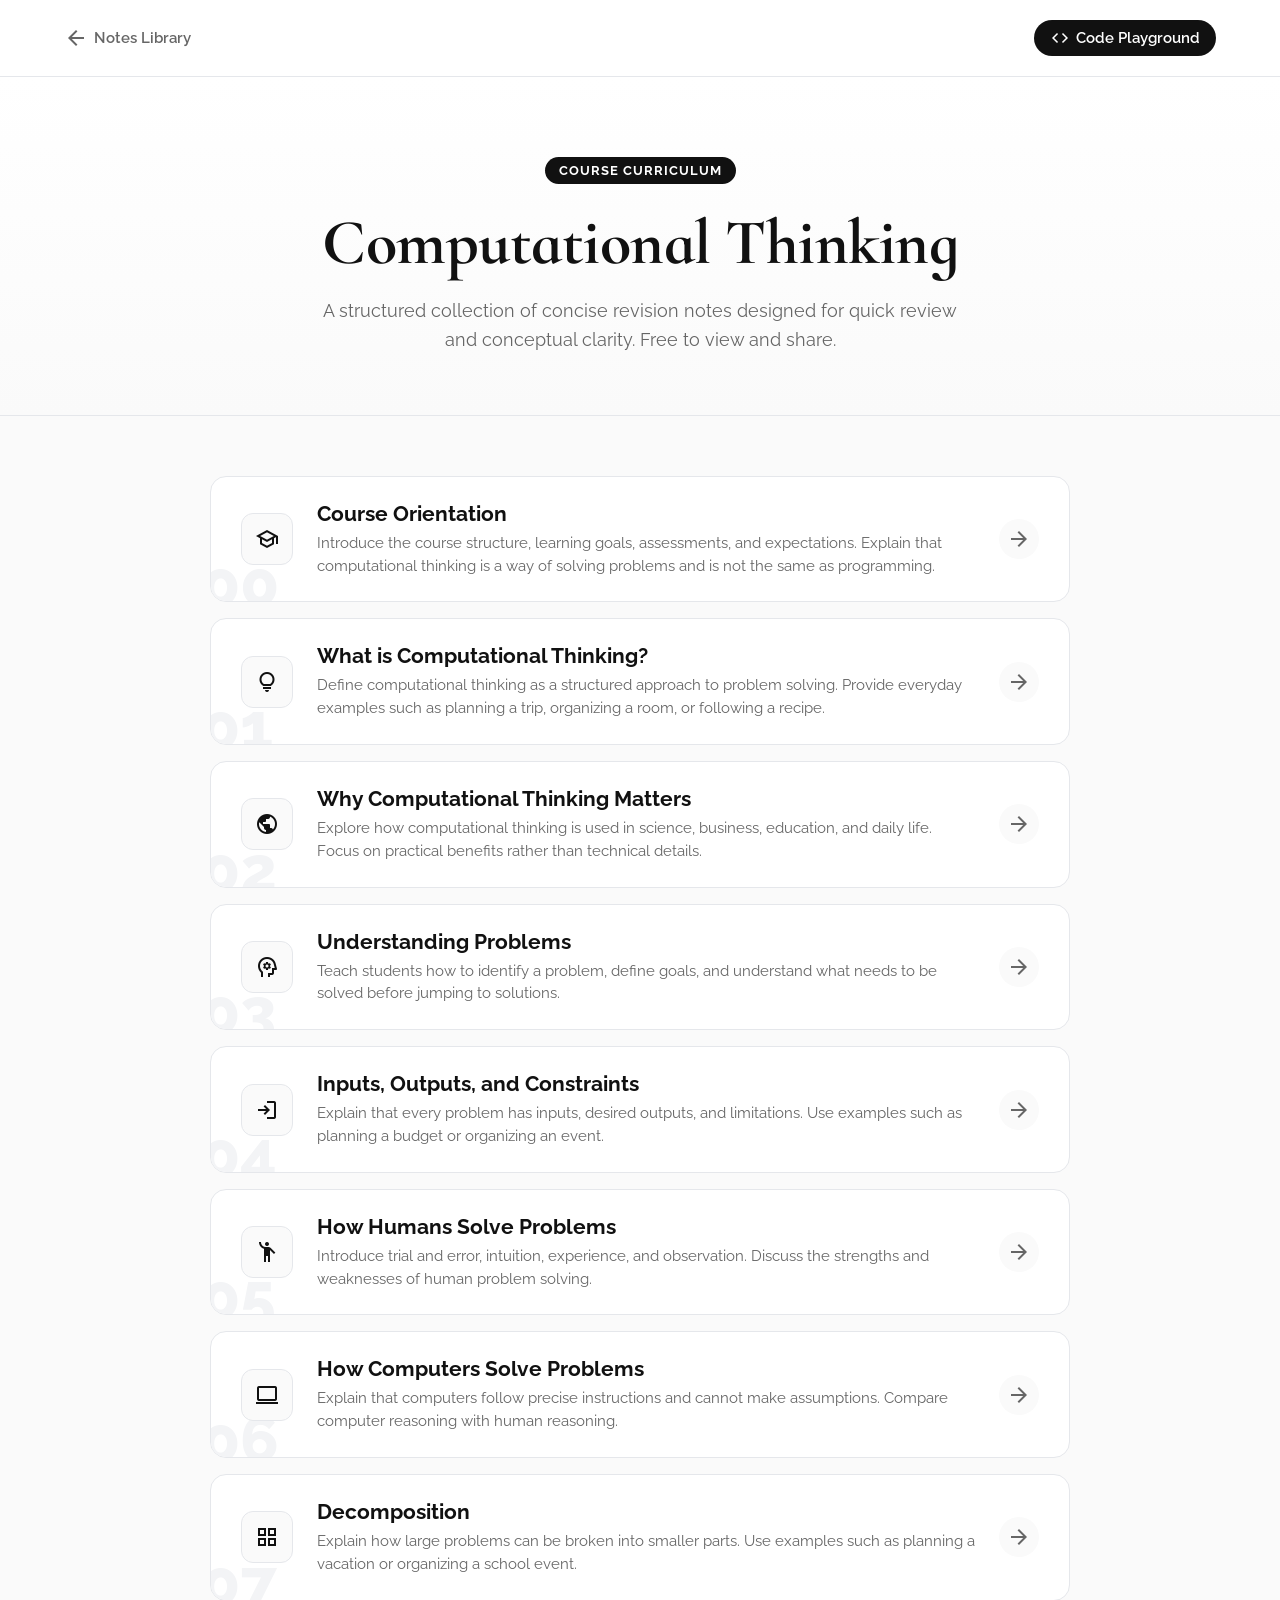
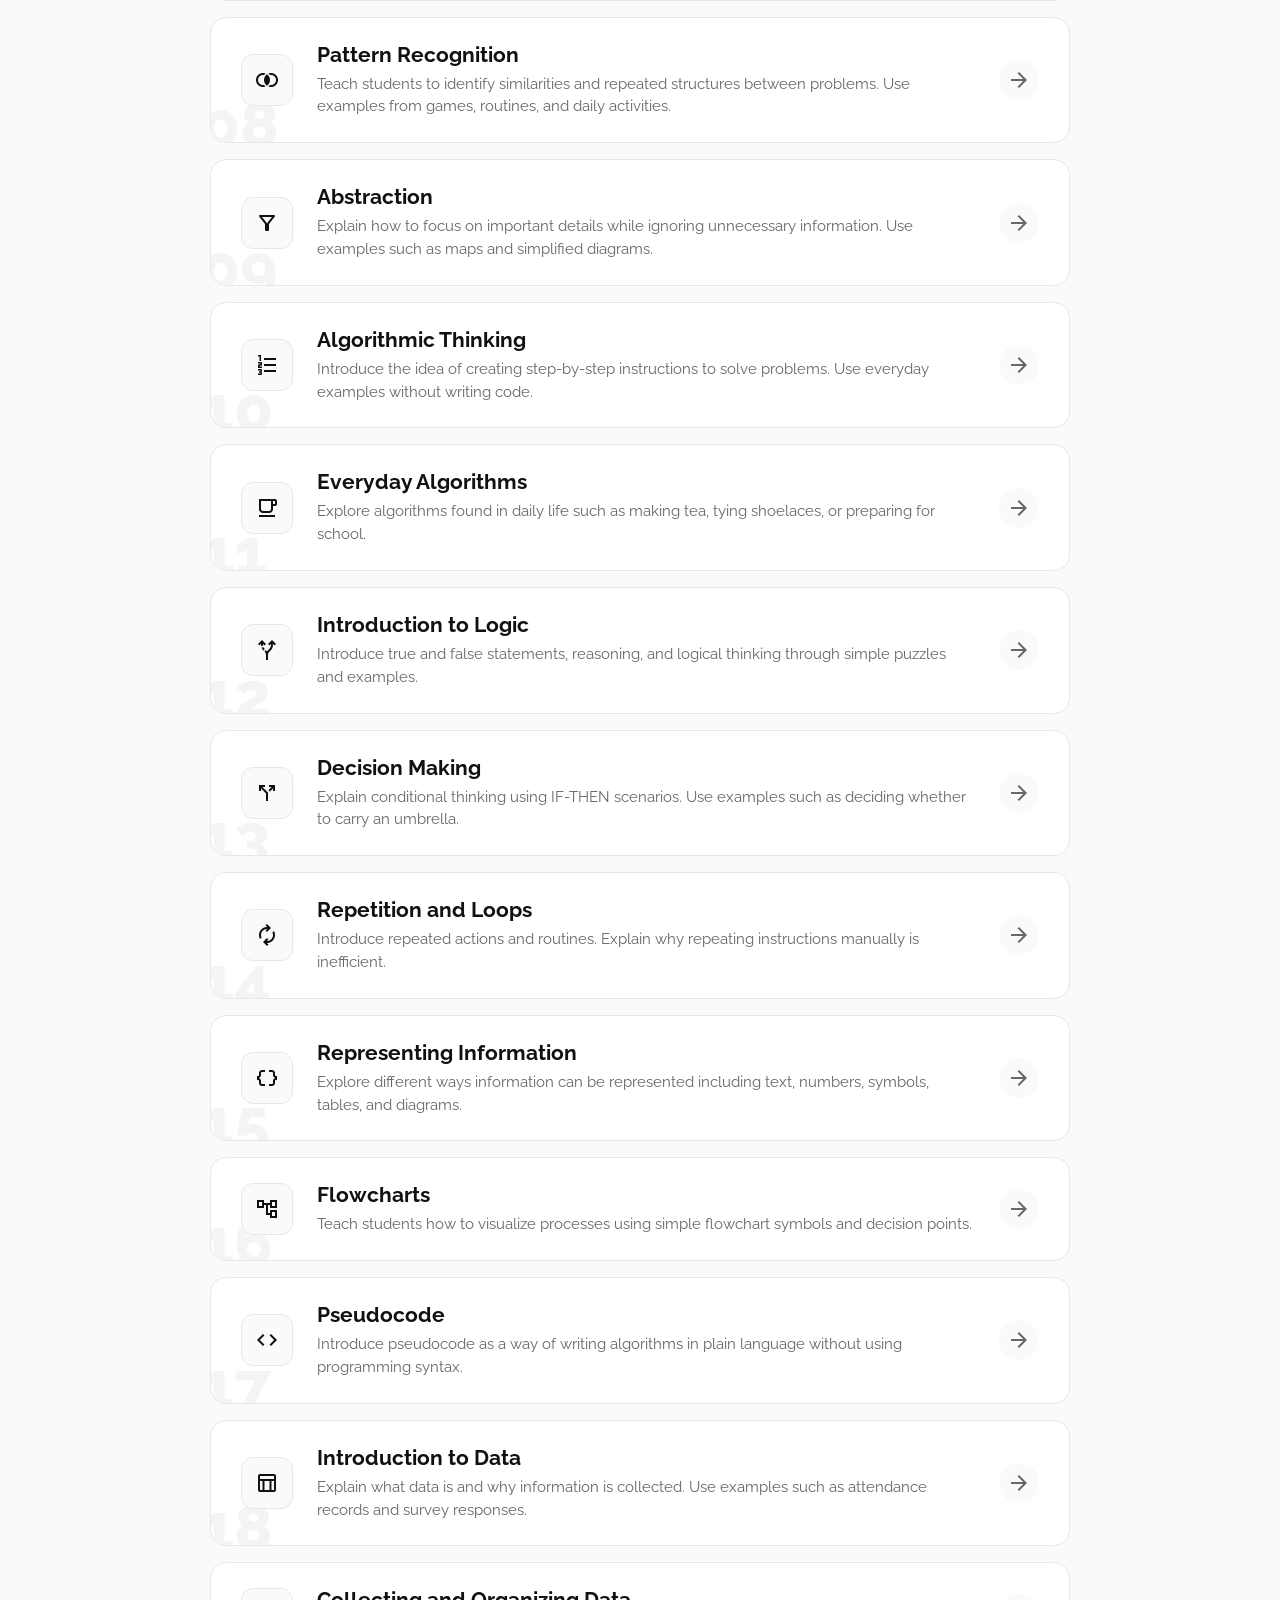
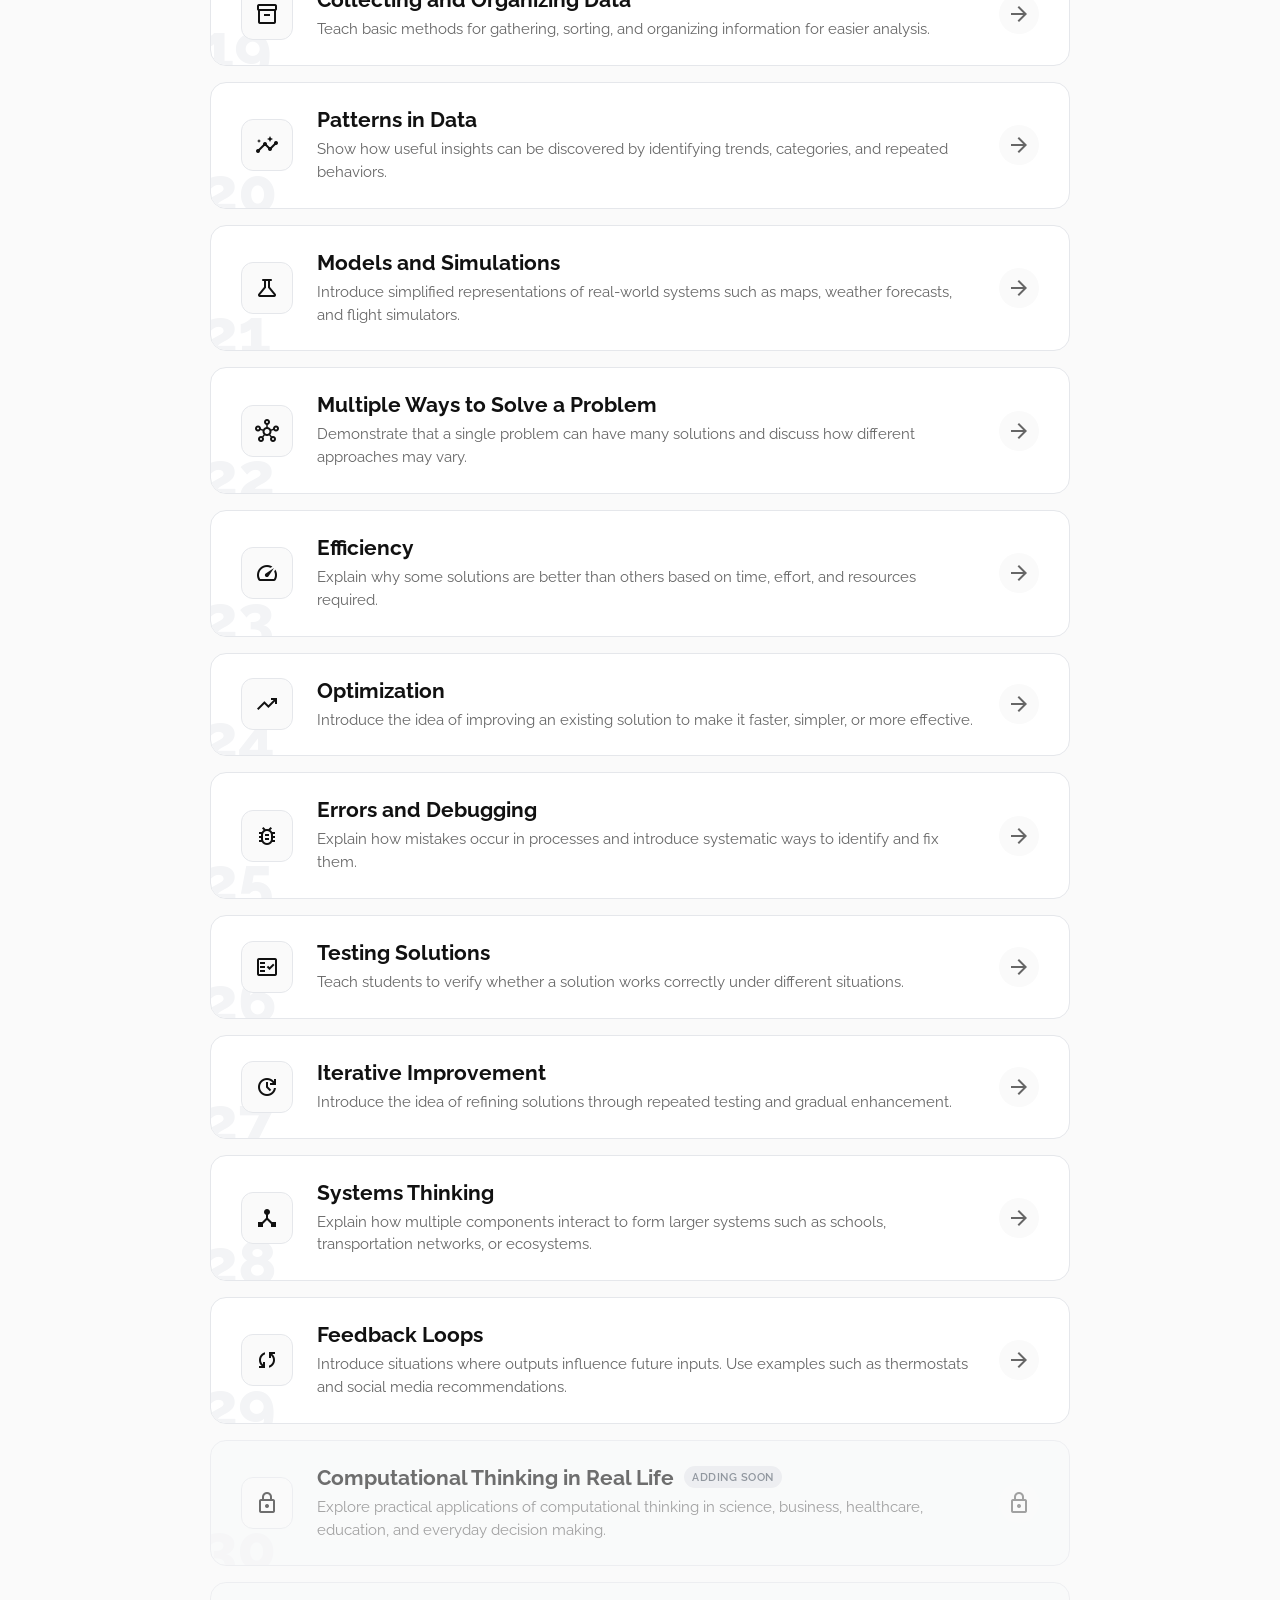
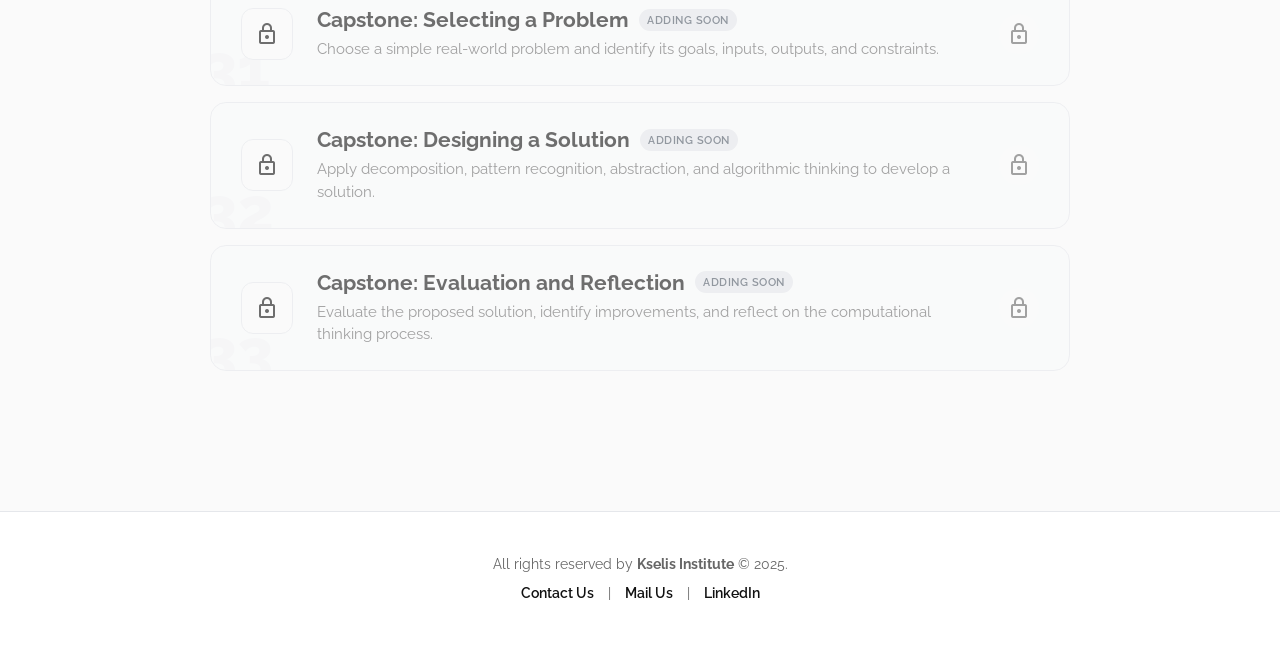
<file: index.html>
<!DOCTYPE html>
<html lang="en">
<head>
    <meta charset="UTF-8">
    <meta name="viewport" content="width=device-width, initial-scale=1.0">
    <meta property="og:title" content="Computational Thinking Notes | Kselis" />
    <meta property="og:description" content="Structured curriculum and concise revision notes for Computational Thinking." />
    <title>Computational Thinking | Kselis Syllabus</title>
    
    <link rel="icon" href="../../kselis_logo/kselis_logo_nobg_light.png" type="image/x-icon">
    
    <link href="https://fonts.googleapis.com/css2?family=Raleway:wght@400;500;600;700;800&family=Cormorant+Infant:wght@600;700&display=swap" rel="stylesheet">
    
    <link rel="stylesheet" href="https://fonts.googleapis.com/css2?family=Material+Symbols+Outlined:opsz,wght,FILL,GRAD@24,400,0,0" />

    <style>
        :root {
            --bg-color: #fafafa;
            --surface: #ffffff;
            --text-main: #111111;
            --text-muted: #666666;
            --border-color: #e5e7eb;
            --accent: #667eea;
            --accent-light: #e0e7ff;
        }

        body {
            font-family: 'Raleway', sans-serif;
            background-color: var(--bg-color);
            color: var(--text-main);
            margin: 0;
            display: flex;
            flex-direction: column;
            min-height: 100vh;
        }

        /* --- NAVIGATION --- */
        nav {
            display: flex;
            justify-content: space-between;
            align-items: center;
            padding: 20px 5%;
            background: var(--surface);
            border-bottom: 1px solid var(--border-color);
            position: sticky;
            top: 0;
            z-index: 100;
        }

        .nav-links {
            display: flex;
            align-items: center;
            gap: 20px;
        }

        .nav-links a {
            text-decoration: none;
            color: var(--text-muted);
            font-weight: 600;
            font-size: 0.95rem;
            display: flex;
            align-items: center;
            gap: 6px;
            transition: color 0.2s;
        }

        .nav-links a:hover { color: var(--text-main); }

        .playground-btn {
            background-color: var(--text-main);
            color: #ffffff !important;
            padding: 8px 16px;
            border-radius: 20px;
            transition: opacity 0.2s ease, transform 0.2s ease;
        }
        
        .playground-btn:hover {
            opacity: 0.85;
            transform: translateY(-1px);
        }

        .playground-btn .material-symbols-outlined {
            font-size: 20px;
        }

        /* --- HERO HEADER --- */
        .syllabus-hero {
            padding: 80px 20px 60px;
            text-align: center;
            background: linear-gradient(to bottom, #ffffff, #fafafa);
            border-bottom: 1px solid var(--border-color);
        }

        .course-badge {
            display: inline-block;
            padding: 6px 14px;
            background: var(--text-main);
            color: #fff;
            border-radius: 20px;
            font-size: 0.8rem;
            font-weight: 700;
            letter-spacing: 1px;
            text-transform: uppercase;
            margin-bottom: 20px;
        }

        .syllabus-hero h1 {
            font-family: 'Cormorant Infant', serif;
            font-size: 4rem;
            margin: 0 0 15px 0;
            color: var(--text-main);
            letter-spacing: -0.5px;
        }

        .syllabus-hero p {
            color: var(--text-muted);
            font-size: 1.15rem;
            max-width: 650px;
            margin: 0 auto;
            line-height: 1.6;
        }

        /* --- SYLLABUS LIST --- */
        .container {
            max-width: 900px;
            margin: 0 auto 80px;
            padding: 60px 20px;
            flex-grow: 1;
            width: 100%;
            box-sizing: border-box;
        }

        .module-list {
            display: flex;
            flex-direction: column;
            gap: 16px;
        }

        .module-row {
            background: var(--surface);
            border: 1px solid var(--border-color);
            border-radius: 16px;
            padding: 24px 30px;
            display: flex;
            align-items: center;
            gap: 24px;
            text-decoration: none;
            color: inherit;
            transition: all 0.3s cubic-bezier(0.16, 1, 0.3, 1);
            position: relative;
            overflow: hidden;
        }

        .module-row:not(.locked):hover {
            transform: translateY(-2px);
            box-shadow: 0 12px 30px rgba(0, 0, 0, 0.06);
            border-color: #d1d5db;
        }
        
        .module-row.locked {
            opacity: 0.6;
            cursor: not-allowed;
            background: #f9fafb;
        }

        .module-number {
            font-size: 4rem;
            font-weight: 800;
            color: #f3f4f6;
            position: absolute;
            left: -10px;
            bottom: -20px;
            z-index: 0;
            pointer-events: none;
            font-family: 'Raleway', sans-serif;
            transition: color 0.3s;
        }

        .module-row:not(.locked):hover .module-number {
            color: #ebf0fe;
        }

        .module-icon {
            background: var(--bg-color);
            border: 1px solid var(--border-color);
            width: 50px;
            height: 50px;
            border-radius: 12px;
            display: flex;
            align-items: center;
            justify-content: center;
            color: var(--text-main);
            z-index: 1;
            flex-shrink: 0;
        }

        .module-content {
            flex-grow: 1;
            z-index: 1;
        }

        .module-content h3 {
            font-size: 1.3rem;
            font-weight: 700;
            margin: 0 0 6px 0;
            display: flex;
            align-items: center;
            gap: 10px;
        }

        .module-content p {
            color: var(--text-muted);
            font-size: 0.95rem;
            margin: 0;
            line-height: 1.5;
        }

        .module-action {
            z-index: 1;
            display: flex;
            align-items: center;
            justify-content: center;
            width: 40px;
            height: 40px;
            border-radius: 50%;
            background: var(--bg-color);
            color: var(--text-muted);
            transition: all 0.2s;
            flex-shrink: 0;
        }

        .module-row:not(.locked):hover .module-action {
            background: var(--accent);
            color: #fff;
        }
        
        .status-badge {
            font-size: 0.7rem;
            background-color: #e5e7eb;
            color: #4b5563;
            padding: 4px 8px;
            border-radius: 12px;
            font-weight: 600;
            text-transform: uppercase;
            letter-spacing: 0.5px;
        }

        /* --- FOOTER --- */
        footer {
            text-align: center;
            padding: 30px 20px;
            background: var(--surface);
            border-top: 1px solid var(--border-color);
            color: var(--text-muted);
            font-size: 0.85rem;
        }

        footer a {
            color: var(--text-main);
            text-decoration: none;
            font-weight: 600;
            margin: 0 10px;
        }

        footer a:hover { text-decoration: underline; }

        @media (max-width: 768px) {
            .syllabus-hero { padding: 50px 20px 40px; }
            .syllabus-hero h1 { font-size: 2.8rem; }
            .module-row { padding: 20px; flex-direction: column; align-items: flex-start; gap: 16px; }
            .module-action { display: none; }
            .module-icon { width: 40px; height: 40px; }
        }
    </style>
</head>
<body>

    <nav>
        <div class="nav-links">
            <a href="../index.html"><span class="material-symbols-outlined">arrow_back</span> Notes Library</a>
        </div>
        <div class="nav-links">
            <a href="https://kselis.github.io/computational_thinking/playground" class="playground-btn" target="_blank">
                <span class="material-symbols-outlined">code</span> Code Playground
            </a>
        </div>
    </nav>

    <header class="syllabus-hero">
        <span class="course-badge">Course Curriculum</span>
        <h1>Computational Thinking</h1>
        <p>A structured collection of concise revision notes designed for quick review and conceptual clarity. Free to view and share.</p>
    </header>

    <div class="container">
        <div class="module-list">
            
            <a href="00_course_orientation.html" class="module-row">
                <div class="module-number">00</div>
                <div class="module-icon"><span class="material-symbols-outlined">school</span></div>
                <div class="module-content">
                    <h3>Course Orientation</h3>
                    <p>Introduce the course structure, learning goals, assessments, and expectations. Explain that computational thinking is a way of solving problems and is not the same as programming.</p>
                </div>
                <div class="module-action"><span class="material-symbols-outlined">arrow_forward</span></div>
            </a>

            <a href="01_what_is_computational_thinking.html" class="module-row">
                <div class="module-number">01</div>
                <div class="module-icon"><span class="material-symbols-outlined">lightbulb</span></div>
                <div class="module-content">
                    <h3>What is Computational Thinking?</h3>
                    <p>Define computational thinking as a structured approach to problem solving. Provide everyday examples such as planning a trip, organizing a room, or following a recipe.</p>
                </div>
                <div class="module-action"><span class="material-symbols-outlined">arrow_forward</span></div>
            </a>

            <a href="02_why_computational_thinking_matters.html" class="module-row">
                <div class="module-number">02</div>
                <div class="module-icon"><span class="material-symbols-outlined">public</span></div>
                <div class="module-content">
                    <h3>Why Computational Thinking Matters</h3>
                    <p>Explore how computational thinking is used in science, business, education, and daily life. Focus on practical benefits rather than technical details.</p>
                </div>
                <div class="module-action"><span class="material-symbols-outlined">arrow_forward</span></div>
            </a>

            <a href="03_understanding_problems.html" class="module-row">
                <div class="module-number">03</div>
                <div class="module-icon"><span class="material-symbols-outlined">psychology</span></div>
                <div class="module-content">
                    <h3>Understanding Problems</h3>
                    <p>Teach students how to identify a problem, define goals, and understand what needs to be solved before jumping to solutions.</p>
                </div>
                <div class="module-action"><span class="material-symbols-outlined">arrow_forward</span></div>
            </a>

            <a href="04_inputs_outputs_constraints.html" class="module-row">
                <div class="module-number">04</div>
                <div class="module-icon"><span class="material-symbols-outlined">login</span></div>
                <div class="module-content">
                    <h3>Inputs, Outputs, and Constraints</h3>
                    <p>Explain that every problem has inputs, desired outputs, and limitations. Use examples such as planning a budget or organizing an event.</p>
                </div>
                <div class="module-action"><span class="material-symbols-outlined">arrow_forward</span></div>
            </a>

            <a href="05_how_humans_solve_problems.html" class="module-row">
                <div class="module-number">05</div>
                <div class="module-icon"><span class="material-symbols-outlined">emoji_people</span></div>
                <div class="module-content">
                    <h3>How Humans Solve Problems</h3>
                    <p>Introduce trial and error, intuition, experience, and observation. Discuss the strengths and weaknesses of human problem solving.</p>
                </div>
                <div class="module-action"><span class="material-symbols-outlined">arrow_forward</span></div>
            </a>

            <a href="06_how_computers_solve_problems.html" class="module-row">
                <div class="module-number">06</div>
                <div class="module-icon"><span class="material-symbols-outlined">computer</span></div>
                <div class="module-content">
                    <h3>How Computers Solve Problems</h3>
                    <p>Explain that computers follow precise instructions and cannot make assumptions. Compare computer reasoning with human reasoning.</p>
                </div>
                <div class="module-action"><span class="material-symbols-outlined">arrow_forward</span></div>
            </a>

            <a href="07_decomposition_basics.html" class="module-row">
                <div class="module-number">07</div>
                <div class="module-icon"><span class="material-symbols-outlined">grid_view</span></div>
                <div class="module-content">
                    <h3>Decomposition</h3>
                    <p>Explain how large problems can be broken into smaller parts. Use examples such as planning a vacation or organizing a school event.</p>
                </div>
                <div class="module-action"><span class="material-symbols-outlined">arrow_forward</span></div>
            </a>

            <a href="08_pattern_recognition.html" class="module-row">
                <div class="module-number">08</div>
                <div class="module-icon"><span class="material-symbols-outlined">join_inner</span></div>
                <div class="module-content">
                    <h3>Pattern Recognition</h3>
                    <p>Teach students to identify similarities and repeated structures between problems. Use examples from games, routines, and daily activities.</p>
                </div>
                <div class="module-action"><span class="material-symbols-outlined">arrow_forward</span></div>
            </a>

            <a href="09_abstraction.html" class="module-row">
                <div class="module-number">09</div>
                <div class="module-icon"><span class="material-symbols-outlined">filter_alt</span></div>
                <div class="module-content">
                    <h3>Abstraction</h3>
                    <p>Explain how to focus on important details while ignoring unnecessary information. Use examples such as maps and simplified diagrams.</p>
                </div>
                <div class="module-action"><span class="material-symbols-outlined">arrow_forward</span></div>
            </a>

            <a href="10_algorithmic_thinking.html" class="module-row">
                <div class="module-number">10</div>
                <div class="module-icon"><span class="material-symbols-outlined">format_list_numbered</span></div>
                <div class="module-content">
                    <h3>Algorithmic Thinking</h3>
                    <p>Introduce the idea of creating step-by-step instructions to solve problems. Use everyday examples without writing code.</p>
                </div>
                <div class="module-action"><span class="material-symbols-outlined">arrow_forward</span></div>
            </a>

            <a href="11_everyday_algorithms.html" class="module-row">
                <div class="module-number">11</div>
                <div class="module-icon"><span class="material-symbols-outlined">local_cafe</span></div>
                <div class="module-content">
                    <h3>Everyday Algorithms</h3>
                    <p>Explore algorithms found in daily life such as making tea, tying shoelaces, or preparing for school.</p>
                </div>
                <div class="module-action"><span class="material-symbols-outlined">arrow_forward</span></div>
            </a>

            <a href="12_introduction_to_logic.html" class="module-row">
                <div class="module-number">12</div>
                <div class="module-icon"><span class="material-symbols-outlined">alt_route</span></div>
                <div class="module-content">
                    <h3>Introduction to Logic</h3>
                    <p>Introduce true and false statements, reasoning, and logical thinking through simple puzzles and examples.</p>
                </div>
                <div class="module-action"><span class="material-symbols-outlined">arrow_forward</span></div>
            </a>

            <a href="13_decision_making.html" class="module-row">
                <div class="module-number">13</div>
                <div class="module-icon"><span class="material-symbols-outlined">call_split</span></div>
                <div class="module-content">
                    <h3>Decision Making</h3>
                    <p>Explain conditional thinking using IF-THEN scenarios. Use examples such as deciding whether to carry an umbrella.</p>
                </div>
                <div class="module-action"><span class="material-symbols-outlined">arrow_forward</span></div>
            </a>

            <a href="14_repetition_and_loops.html" class="module-row">
                <div class="module-number">14</div>
                <div class="module-icon"><span class="material-symbols-outlined">loop</span></div>
                <div class="module-content">
                    <h3>Repetition and Loops</h3>
                    <p>Introduce repeated actions and routines. Explain why repeating instructions manually is inefficient.</p>
                </div>
                <div class="module-action"><span class="material-symbols-outlined">arrow_forward</span></div>
            </a>

            <a href="15_representing_information.html" class="module-row">
                <div class="module-number">15</div>
                <div class="module-icon"><span class="material-symbols-outlined">data_object</span></div>
                <div class="module-content">
                    <h3>Representing Information</h3>
                    <p>Explore different ways information can be represented including text, numbers, symbols, tables, and diagrams.</p>
                </div>
                <div class="module-action"><span class="material-symbols-outlined">arrow_forward</span></div>
            </a>

            <a href="16_flowcharts.html" class="module-row">
                <div class="module-number">16</div>
                <div class="module-icon"><span class="material-symbols-outlined">account_tree</span></div>
                <div class="module-content">
                    <h3>Flowcharts</h3>
                    <p>Teach students how to visualize processes using simple flowchart symbols and decision points.</p>
                </div>
                <div class="module-action"><span class="material-symbols-outlined">arrow_forward</span></div>
            </a>

            <a href="17_pseudocode.html" class="module-row">
                <div class="module-number">17</div>
                <div class="module-icon"><span class="material-symbols-outlined">code</span></div>
                <div class="module-content">
                    <h3>Pseudocode</h3>
                    <p>Introduce pseudocode as a way of writing algorithms in plain language without using programming syntax.</p>
                </div>
                <div class="module-action"><span class="material-symbols-outlined">arrow_forward</span></div>
            </a>

            <a href="18_introduction_to_data.html" class="module-row">
                <div class="module-number">18</div>
                <div class="module-icon"><span class="material-symbols-outlined">table_chart</span></div>
                <div class="module-content">
                    <h3>Introduction to Data</h3>
                    <p>Explain what data is and why information is collected. Use examples such as attendance records and survey responses.</p>
                </div>
                <div class="module-action"><span class="material-symbols-outlined">arrow_forward</span></div>
            </a>

            <a href="19_collecting_and_organizing_data.html" class="module-row">
                <div class="module-number">19</div>
                <div class="module-icon"><span class="material-symbols-outlined">inventory_2</span></div>
                <div class="module-content">
                    <h3>Collecting and Organizing Data</h3>
                    <p>Teach basic methods for gathering, sorting, and organizing information for easier analysis.</p>
                </div>
                <div class="module-action"><span class="material-symbols-outlined">arrow_forward</span></div>
            </a>

            <a href="20_patterns_in_data.html" class="module-row">
                <div class="module-number">20</div>
                <div class="module-icon"><span class="material-symbols-outlined">insights</span></div>
                <div class="module-content">
                    <h3>Patterns in Data</h3>
                    <p>Show how useful insights can be discovered by identifying trends, categories, and repeated behaviors.</p>
                </div>
                <div class="module-action"><span class="material-symbols-outlined">arrow_forward</span></div>
            </a>

            <a href="21_models_and_simulations.html" class="module-row">
                <div class="module-number">21</div>
                <div class="module-icon"><span class="material-symbols-outlined">science</span></div>
                <div class="module-content">
                    <h3>Models and Simulations</h3>
                    <p>Introduce simplified representations of real-world systems such as maps, weather forecasts, and flight simulators.</p>
                </div>
                <div class="module-action"><span class="material-symbols-outlined">arrow_forward</span></div>
            </a>

            <a href="22_multiple_solutions.html" class="module-row">
                <div class="module-number">22</div>
                <div class="module-icon"><span class="material-symbols-outlined">hub</span></div>
                <div class="module-content">
                    <h3>Multiple Ways to Solve a Problem</h3>
                    <p>Demonstrate that a single problem can have many solutions and discuss how different approaches may vary.</p>
                </div>
                <div class="module-action"><span class="material-symbols-outlined">arrow_forward</span></div>
            </a>

            <a href="23_efficiency.html" class="module-row">
                <div class="module-number">23</div>
                <div class="module-icon"><span class="material-symbols-outlined">speed</span></div>
                <div class="module-content">
                    <h3>Efficiency</h3>
                    <p>Explain why some solutions are better than others based on time, effort, and resources required.</p>
                </div>
                <div class="module-action"><span class="material-symbols-outlined">arrow_forward</span></div>
            </a>

            <a href="24_optimization.html" class="module-row">
                <div class="module-number">24</div>
                <div class="module-icon"><span class="material-symbols-outlined">trending_up</span></div>
                <div class="module-content">
                    <h3>Optimization</h3>
                    <p>Introduce the idea of improving an existing solution to make it faster, simpler, or more effective.</p>
                </div>
                <div class="module-action"><span class="material-symbols-outlined">arrow_forward</span></div>
            </a>

            <a href="25_errors_and_debugging.html" class="module-row">
                <div class="module-number">25</div>
                <div class="module-icon"><span class="material-symbols-outlined">bug_report</span></div>
                <div class="module-content">
                    <h3>Errors and Debugging</h3>
                    <p>Explain how mistakes occur in processes and introduce systematic ways to identify and fix them.</p>
                </div>
                <div class="module-action"><span class="material-symbols-outlined">arrow_forward</span></div>
            </a>

            <a href="26_testing_solutions.html" class="module-row">
                <div class="module-number">26</div>
                <div class="module-icon"><span class="material-symbols-outlined">fact_check</span></div>
                <div class="module-content">
                    <h3>Testing Solutions</h3>
                    <p>Teach students to verify whether a solution works correctly under different situations.</p>
                </div>
                <div class="module-action"><span class="material-symbols-outlined">arrow_forward</span></div>
            </a>

            <a href="27_iterative_improvement.html" class="module-row">
                <div class="module-number">27</div>
                <div class="module-icon"><span class="material-symbols-outlined">update</span></div>
                <div class="module-content">
                    <h3>Iterative Improvement</h3>
                    <p>Introduce the idea of refining solutions through repeated testing and gradual enhancement.</p>
                </div>
                <div class="module-action"><span class="material-symbols-outlined">arrow_forward</span></div>
            </a>

            <a href="28_systems_thinking.html" class="module-row">
                <div class="module-number">28</div>
                <div class="module-icon"><span class="material-symbols-outlined">device_hub</span></div>
                <div class="module-content">
                    <h3>Systems Thinking</h3>
                    <p>Explain how multiple components interact to form larger systems such as schools, transportation networks, or ecosystems.</p>
                </div>
                <div class="module-action"><span class="material-symbols-outlined">arrow_forward</span></div>
            </a>

            <a href="29_feedback_loops.html" class="module-row">
                <div class="module-number">29</div>
                <div class="module-icon"><span class="material-symbols-outlined">sync</span></div>
                <div class="module-content">
                    <h3>Feedback Loops</h3>
                    <p>Introduce situations where outputs influence future inputs. Use examples such as thermostats and social media recommendations.</p>
                </div>
                <div class="module-action"><span class="material-symbols-outlined">arrow_forward</span></div>
            </a>

            <div class="module-row locked">
                <div class="module-number">30</div>
                <div class="module-icon"><span class="material-symbols-outlined">lock</span></div>
                <div class="module-content">
                    <h3>Computational Thinking in Real Life <span class="status-badge">Adding Soon</span></h3>
                    <p>Explore practical applications of computational thinking in science, business, healthcare, education, and everyday decision making.</p>
                </div>
                <div class="module-action"><span class="material-symbols-outlined">lock</span></div>
            </div>

            <div class="module-row locked">
                <div class="module-number">31</div>
                <div class="module-icon"><span class="material-symbols-outlined">lock</span></div>
                <div class="module-content">
                    <h3>Capstone: Selecting a Problem <span class="status-badge">Adding Soon</span></h3>
                    <p>Choose a simple real-world problem and identify its goals, inputs, outputs, and constraints.</p>
                </div>
                <div class="module-action"><span class="material-symbols-outlined">lock</span></div>
            </div>

            <div class="module-row locked">
                <div class="module-number">32</div>
                <div class="module-icon"><span class="material-symbols-outlined">lock</span></div>
                <div class="module-content">
                    <h3>Capstone: Designing a Solution <span class="status-badge">Adding Soon</span></h3>
                    <p>Apply decomposition, pattern recognition, abstraction, and algorithmic thinking to develop a solution.</p>
                </div>
                <div class="module-action"><span class="material-symbols-outlined">lock</span></div>
            </div>

            <div class="module-row locked">
                <div class="module-number">33</div>
                <div class="module-icon"><span class="material-symbols-outlined">lock</span></div>
                <div class="module-content">
                    <h3>Capstone: Evaluation and Reflection <span class="status-badge">Adding Soon</span></h3>
                    <p>Evaluate the proposed solution, identify improvements, and reflect on the computational thinking process.</p>
                </div>
                <div class="module-action"><span class="material-symbols-outlined">lock</span></div>
            </div>

        </div>
    </div>

    <footer>
        <p style="margin-bottom: 10px;">All rights reserved by <strong>Kselis Institute</strong> &copy; 2025.</p>
        <p>
            <a href="../../contact.html">Contact Us</a> |
            <a href="mailto:kselis.institute@gmail.com">Mail Us</a> |
            <a href="https://linkedin.com/company/kselis-school" target="_blank">LinkedIn</a>
        </p>
    </footer>

</body>
</html>
</file>
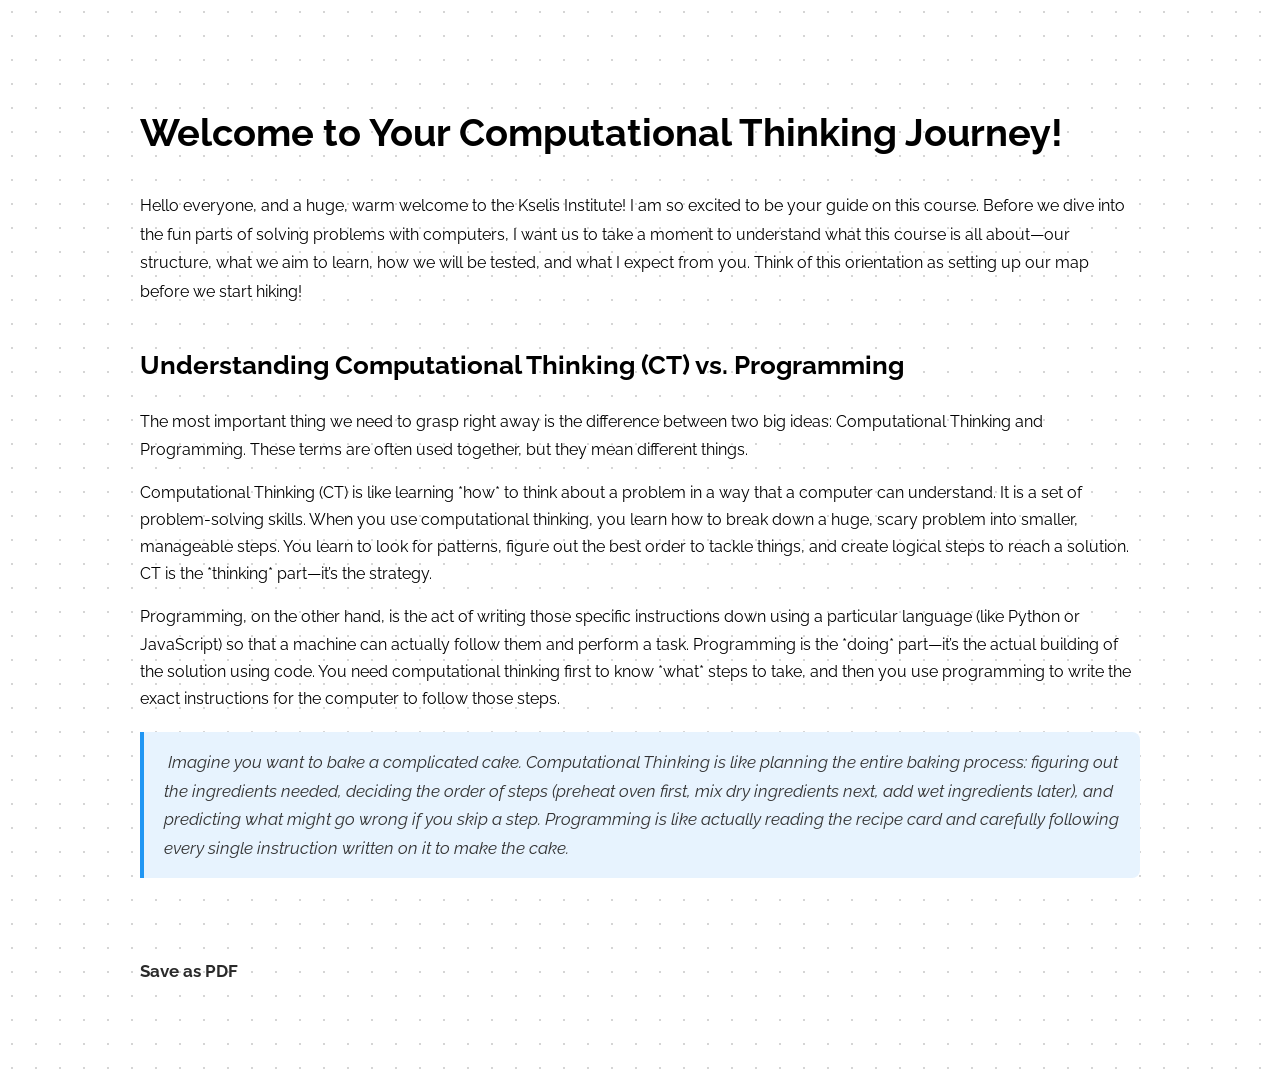
<file: fundamentals/kselis-note (1).html>
<!DOCTYPE html>
<html lang="en">
<head>
  <meta charset="UTF-8">
  <meta name="viewport" content="width=device-width, initial-scale=1">
  <link href="https://fonts.googleapis.com/css2?family=Raleway:wght@400;700&display=swap" rel="stylesheet">
  <link rel="stylesheet" href="style.css">
  <link rel="icon" href="../../kselis_logo/kselis_logo_nobg_light.png" type="image/x-icon">
  <title>Kselis Note</title>
</head>
<body>
<h1 style="color: rgb(0, 0, 0); font-family: Raleway, -apple-system, &quot;system-ui&quot;, sans-serif;">Welcome to Your Computational Thinking Journey!</h1><p></p><div class="section"><p></p><div><div class="section"><span style="color: rgb(0, 0, 0); font-family: Raleway, -apple-system, &quot;system-ui&quot;, sans-serif; font-size: medium;">Hello everyone, and a huge, warm welcome to the Kselis Institute! I am so excited to be your guide on this course. Before we dive into the fun parts of solving problems with computers, I want us to take a moment to understand what this course is all about—our structure, what we aim to learn, how we will be tested, and what I expect from you. Think of this orientation as setting up our map before we start hiking!</span></div><h2 style="color: rgb(0, 0, 0); font-family: Raleway, -apple-system, &quot;system-ui&quot;, sans-serif;">Understanding Computational Thinking (CT) vs. Programming</h2></div><div><p style="color: rgb(0, 0, 0); font-family: Raleway, -apple-system, &quot;system-ui&quot;, sans-serif; font-size: medium;">The most important thing we need to grasp right away is the difference between two big ideas: Computational Thinking and Programming. These terms are often used together, but they mean different things.</p><p style="color: rgb(0, 0, 0); font-family: Raleway, -apple-system, &quot;system-ui&quot;, sans-serif; font-size: medium;">Computational Thinking (CT) is like learning *how* to think about a problem in a way that a computer can understand. It is a set of problem-solving skills. When you use computational thinking, you learn how to break down a huge, scary problem into smaller, manageable steps. You learn to look for patterns, figure out the best order to tackle things, and create logical steps to reach a solution. CT is the *thinking* part—it’s the strategy.</p><p style="color: rgb(0, 0, 0); font-family: Raleway, -apple-system, &quot;system-ui&quot;, sans-serif; font-size: medium;">Programming, on the other hand, is the act of writing those specific instructions down using a particular language (like Python or JavaScript) so that a machine can actually follow them and perform a task. Programming is the *doing* part—it’s the actual building of the solution using code. You need computational thinking first to know *what* steps to take, and then you use programming to write the exact instructions for the computer to follow those steps.</p><p style="color: rgb(0, 0, 0); font-family: Raleway, -apple-system, &quot;system-ui&quot;, sans-serif; font-size: medium;"><strong style="font-style: italic;"></strong><div class="analogy"><span style="font-style: italic; background-color: rgb(231, 243, 254);">&nbsp;Imagine you want to bake a complicated cake. Computational Thinking is like planning the entire baking process: figuring out the ingredients needed, deciding the order of steps (preheat oven first, mix dry ingredients next, add wet ingredients later), and predicting what might go wrong if you skip a step. Programming is like actually reading the recipe card and carefully following every single instruction written on it to make the cake.</span></div><span style="font-style: italic; background-color: rgb(231, 243, 254);"></span></p></div><p></p><br></div><p></p>
  <a class="button" id="print" onclick="window.print()">Save as PDF</a>
</body>
</html>
</file>
<file: fundamentals/style.css>
/* ==========================================================================
   Kselis Notes & KPL Sandbox - Universal Export Stylesheet
   ========================================================================== */

:root {
     /* Transparent Background with Dot Grid */
    background-color: transparent;
    background-image: radial-gradient(#d5d5d5 1px, transparent 1px);
    background-size: 24px 24px;
    /* Note Theme Colors */
    --text-primary: #333333;
    --text-heading: #111111;
    --accent-color: #2a2a2a; /* Grey for buttons and links */
    --bg-backdrop: #fafafa;
    --border-color: #eaeaea;
    --code-bg: #f4f4f4;
    --code-text: #eb5757;

    /* Sandbox Theme Colors */
    --bg-main: #1e1e1e;
    --bg-panel: #252526;
    --bg-input: #3c3c3c;
    --text-main: #cccccc;
    --text-muted: #858585;
    --accent: #007acc;
    --error: #f48771;
    --success: #89d185;
    --border: #3c3c3c;
    --font-mono: 'Consolas', 'Courier New', monospace;
    --font-sans: 'Segoe UI', Tahoma, Geneva, Verdana, sans-serif;
}

/* --- 1. CORE DOCUMENT STYLES (The Notes) --- */
html { 
    background-color: var(--bg-backdrop); 
}

body {
    font-family: 'Raleway', sans-serif;
    color: var(--text-primary);
    line-height: 1.7;
    font-size: 1.05rem;
    max-width: 1000px;
    margin: 40px auto;
    padding: 60px 80px;
    border: none;
    box-shadow: none;
}

h1 { font-size: 2.4rem; font-weight: 700; color: var(--text-heading); margin-top: 0; }
h2 { font-size: 1.6rem; font-weight: 700; color: var(--text-heading); margin-top: 1.5em; }
a { color: var(--accent-color); text-decoration: none; font-weight: bold; }
a:hover { text-decoration: underline; }

code:not(.CodeMirror *) { background: var(--code-bg); padding: 2px 6px; border-radius: 4px; font-size: 0.9em; color: var(--code-text); }
pre:not(.CodeMirror) { background: #f8f8f8; border: 1px solid var(--border-color); padding: 16px; border-radius: 8px; overflow-x: auto; }

.section { margin-bottom: 30px; }

/* Restored original Analogy Box styling */
.analogy { 
    background: #e7f3fe; 
    border-left: 4px solid #2196F3; 
    padding: 16px 20px; 
    margin: 20px 0; 
    border-radius: 0 8px 8px 0; 
    font-style: italic;
}

.example { background: #fafafa; border: 1px solid var(--border-color); padding: 16px 20px; margin: 20px 0; border-radius: 8px; }

table { border-collapse: collapse; width: 100%; border: 1px solid var(--border-color); border-radius: 8px; overflow: hidden; margin: 24px 0; }
th, td { padding: 12px 16px; border: 1px solid var(--border-color); text-align: left; }
td { background-color: #ffffff; }
th { background-color: #f0f0f0; font-weight: 600; color: #333; }

.image-section { display: flex; flex-direction: column; align-items: center; margin: 40px 0; padding: 24px; background: transparent; border: 1px solid var(--border-color); border-radius: 12px; }
.image-section img { max-width: 100%; max-height: 500px; border-radius: 8px; }
.caption { margin-top: 16px; font-size: 0.95rem; color: #666; font-style: italic; text-align: center; }

/* --- BUTTON GROUP LAYOUT --- */
.button-group {
    display: flex;
    justify-content: center;
    align-items: center;
    gap: 16px;
    margin: 40px auto 0 auto;
    width: 100%;
}

/* --- ACTION BUTTON STYLING --- */
.action-btn { 
    background-color: var(--accent-color); 
    color: #fff !important; 
    padding: 12px 24px; 
    border-radius: 8px; 
    font-weight: 600; 
    cursor: pointer; 
    text-align: center; 
    box-shadow: 0 4px 12px rgba(0,0,0,0.1);
    transition: background 0.2s, transform 0.1s;
    text-decoration: none; 
    display: inline-block;
}

.action-btn:hover { 
    background-color: #555555; 
    text-decoration: none; 
    transform: translateY(-2px); 
}

/* Hide the entire button group when printing to PDF */
@media print {
    .button-group { display: none !important; }
}

/* --- 2. SCOPED EMBED STYLES (The KPL Sandbox) --- */
.pseudo-sandbox { display: none; }

.sandbox-container, .sandbox-container * {
    box-sizing: border-box;
}

.sandbox-container {
    display: grid;
    grid-template-columns: 2fr 1fr;
    grid-template-rows: 2fr 1fr;
    gap: 1px;
    background-color: var(--border);
    color: var(--text-main);
    font-family: var(--font-sans);
    line-height: 1.5;
}

.embedded-sandbox {
    display: flex !important;
    flex-direction: column;
    gap: 1px;
    height: 500px;
    width: 100% !important;
    background-color: var(--border);
    border: 1px solid var(--border);
    border-radius: 8px;
    overflow: hidden;
    margin: 24px 0;
}

/* Make the editor stretch full width and take 2/3 of the height */
.embedded-sandbox .editor-panel { 
    flex: 2; 
}

/* Make the terminal take the remaining 1/3 of the height */
.embedded-sandbox .terminal-panel { 
    flex: 1; 
}

.panel { background-color: var(--bg-panel); display: flex; flex-direction: column; overflow: hidden; }
.panel-header { background-color: #2d2d2d; padding: 8px 16px; font-size: 12px; font-weight: 600; text-transform: uppercase; color: var(--text-muted); display: flex; justify-content: space-between; align-items: center; border-bottom: 1px solid var(--border); }

.toolbar { display: flex; gap: 8px; }
.sandbox-container button { background-color: var(--bg-input); color: var(--text-main); border: 1px solid var(--border); border-radius: 4px; padding: 4px 12px; font-size: 12px; cursor: pointer; transition: all 0.2s; }
.sandbox-container button:hover { background-color: var(--accent); border-color: var(--accent); color: #fff; }
.run-btn { background-color: var(--accent) !important; color: #fff !important; border-color: var(--accent) !important; }

.editor-container { flex-grow: 1; overflow: hidden; position: relative; display: flex; flex-direction: column; }
.CodeMirror { height: 100%; flex-grow: 1; font-family: var(--font-mono) !important; font-size: 14px; }

.variables-panel { grid-column: 2; grid-row: 1; }
.variables-content { padding: 16px; font-family: var(--font-mono); font-size: 13px; overflow-y: auto; flex-grow: 1; }
.terminal-panel { grid-column: 1 / span 2; grid-row: 2; }
.terminal-content { padding: 16px; font-family: var(--font-mono); font-size: 13px; overflow-y: auto; flex-grow: 1; display: flex; flex-direction: column; }

.term-line { margin-bottom: 4px; white-space: pre-wrap; }
.term-error { color: var(--error); }
.term-success { color: var(--success); }
.term-system { color: var(--text-muted); font-style: italic; }
.term-input-line { display: flex; align-items: center; margin-top: 4px; }
.term-prompt { color: var(--accent); margin-right: 8px; }
.term-input { background: transparent; border: none; color: var(--text-main); font-family: var(--font-mono); font-size: 13px; flex-grow: 1; outline: none; }
.hidden { display: none !important; }
/* Sleek, clickable circular timer */
.timer-circle {
    position: fixed;
    top: 24px;
    right: 32px;
    width: 70px;
    height: 70px;
    border-radius: 50%;
    border: 1.5px solid #d5d5d5;
    background: var(--bg-backdrop, #fafafa);
    display: flex;
    flex-direction: column;
    justify-content: center;
    align-items: center;
    z-index: 1000;
    cursor: pointer;
    font-family: 'Raleway', sans-serif;
    box-shadow: 0 4px 12px rgba(0,0,0,0.05);
    transition: transform 0.2s ease, box-shadow 0.2s ease, background-color 0.2s ease;
    color: var(--text-primary, #333);
    padding: 0;
    outline: none;
}

.timer-circle:hover {
    transform: translateY(-2px);
    box-shadow: 0 6px 16px rgba(0,0,0,0.1);
    background: #fdfdfd;
}

#minimal-timer {
    font-size: 15px;
    font-weight: 500;
    font-variant-numeric: tabular-nums;
    line-height: 1;
    margin-bottom: 4px;
}

#timer-icon {
    font-size: 10px;
    color: #888;
    line-height: 1;
}
/* Responsive adjustments */
@media (max-width: 900px) {
    body { margin: 0; padding: 30px 20px; }
}
@media (max-width: 768px) {
    .sandbox-container { display: flex; flex-direction: column; }
    .panel { flex: none; border-bottom: 1px solid var(--border); }
    .editor-panel { height: 40vh; }
    .variables-panel { height: 25vh; }
    .terminal-panel { height: 35vh; }
    .timer-circle {
            top: auto; 
            bottom: 24px;
            right: 24px;
            width: 60px;
            height: 60px;
        }
        #minimal-timer { font-size: 13px; }
        #timer-icon { font-size: 9px; }
}

@media print {
    html, body { background: white !important; height: auto; margin: 0; padding: 0; max-width: 100%; }
    .timer-circle { display: none !important; }
    #print { display: none !important; }
    * { -webkit-print-color-adjust: exact !important; print-color-adjust: exact !important; }
}
</file>
